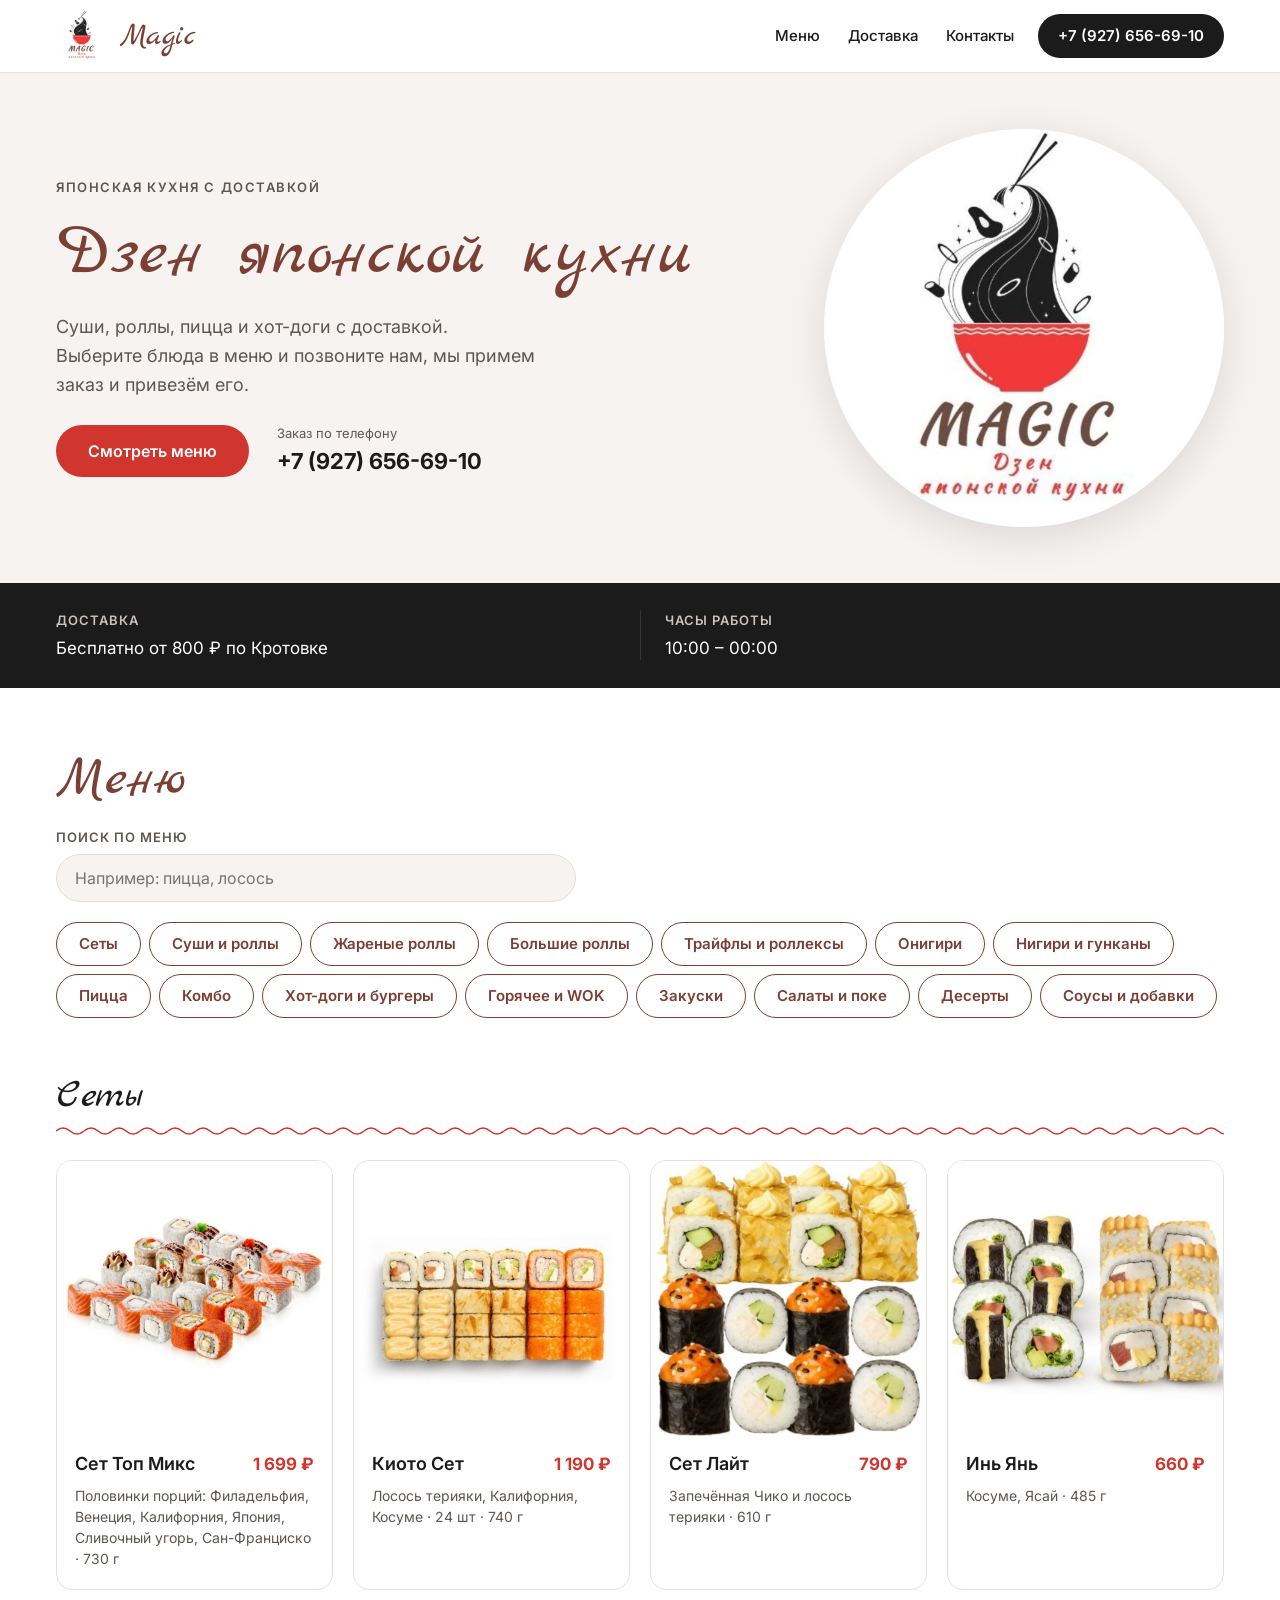
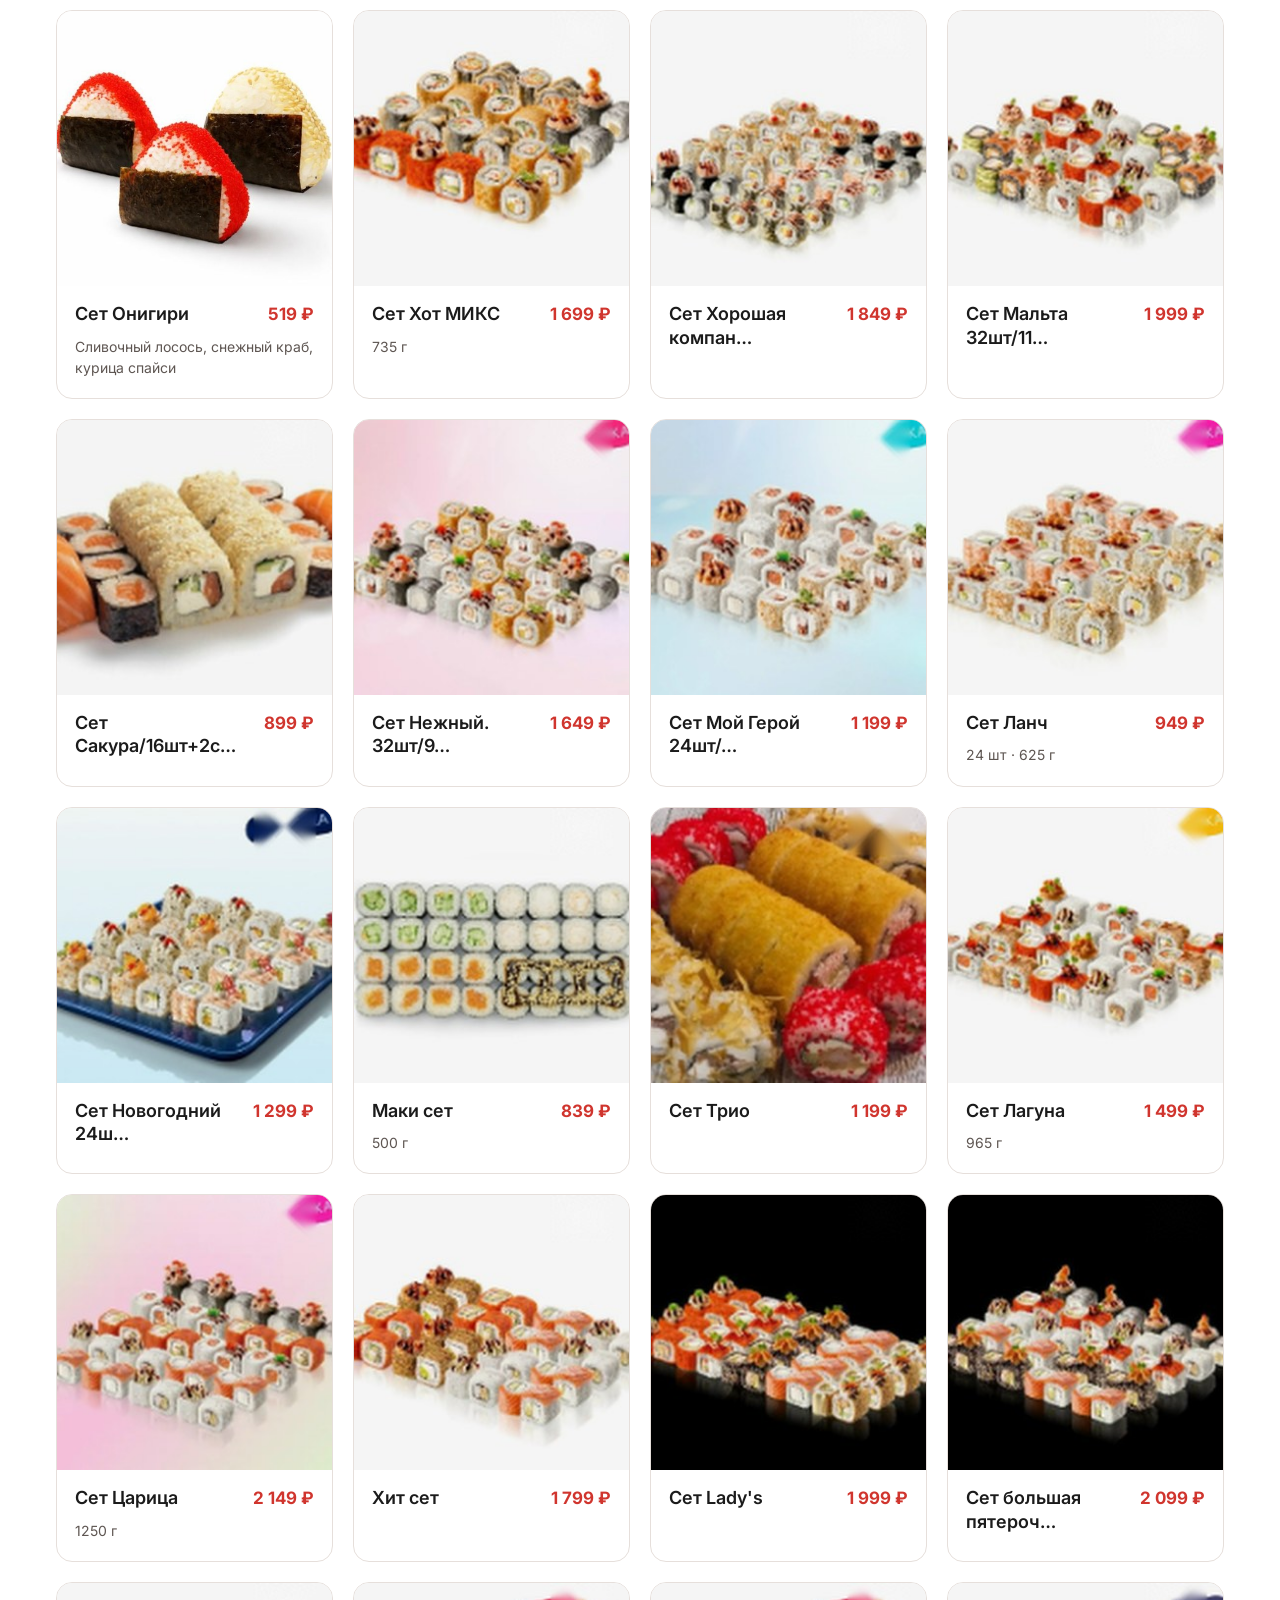
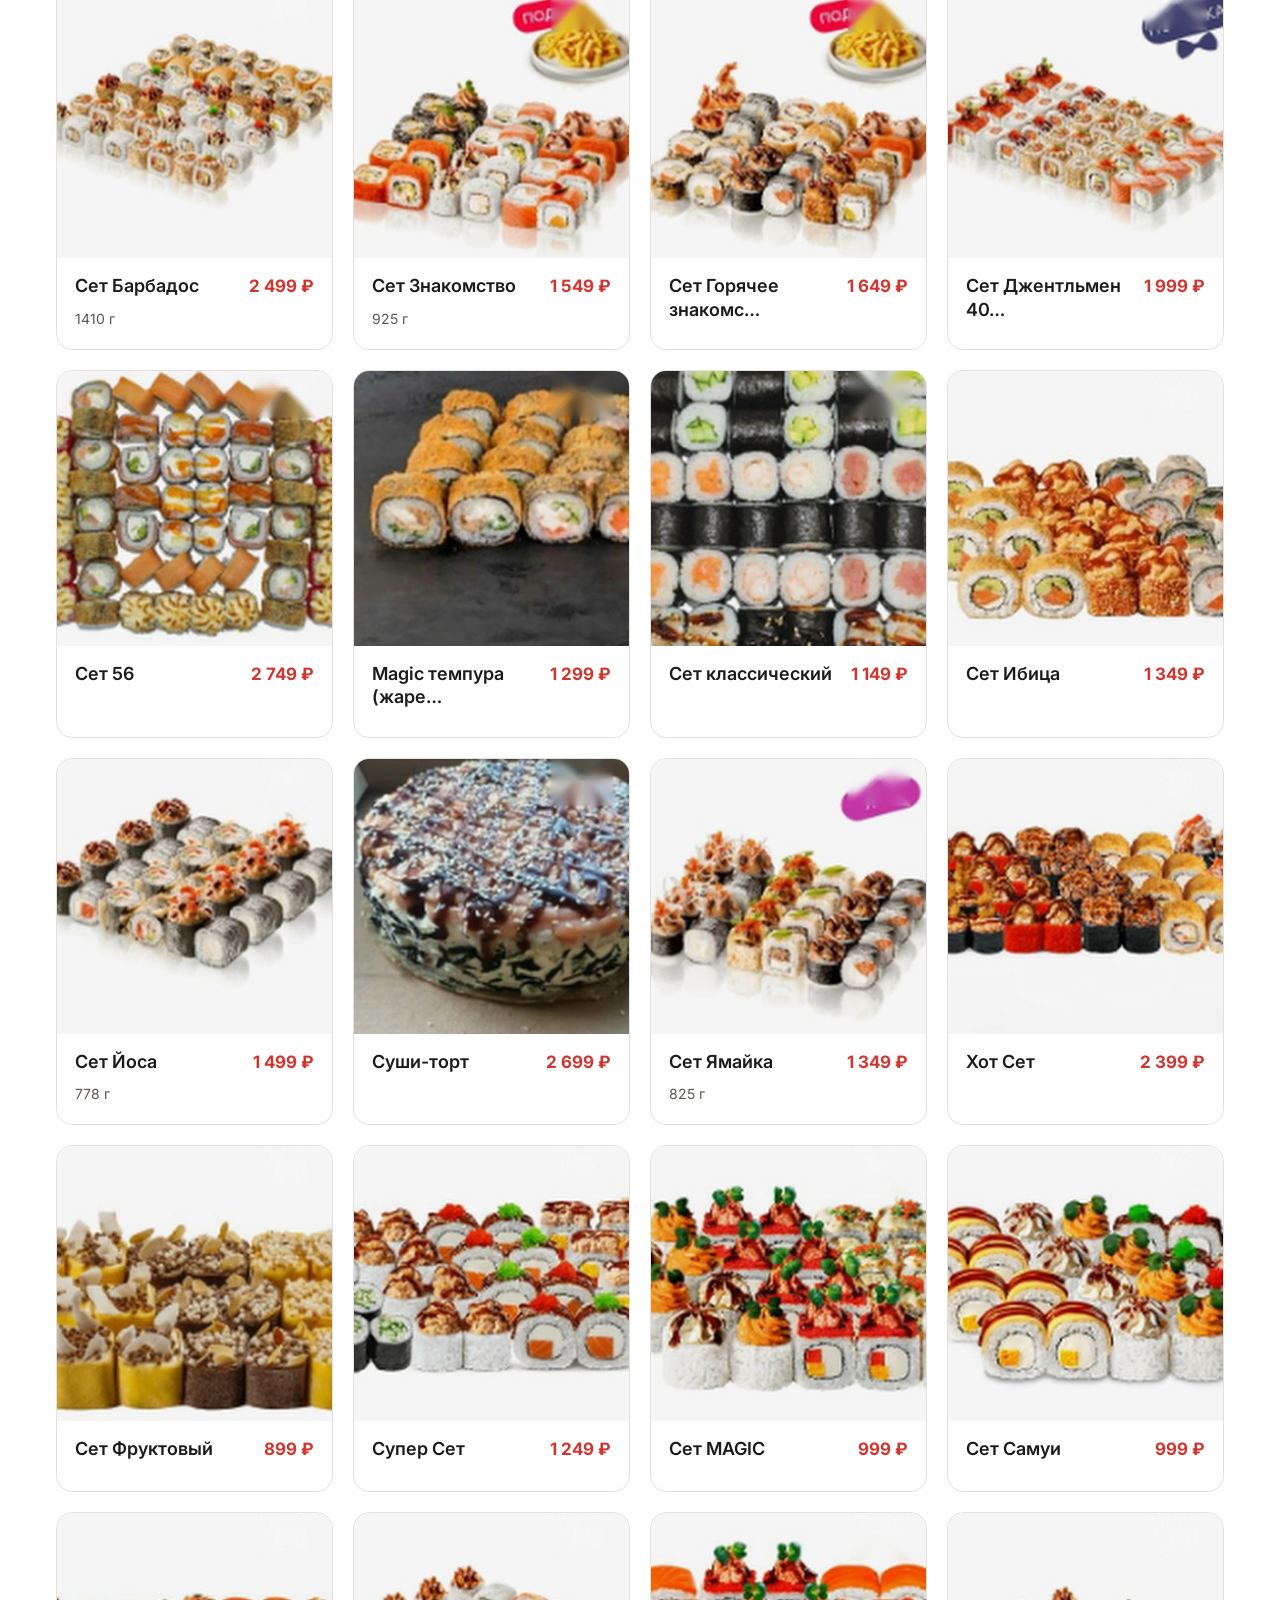
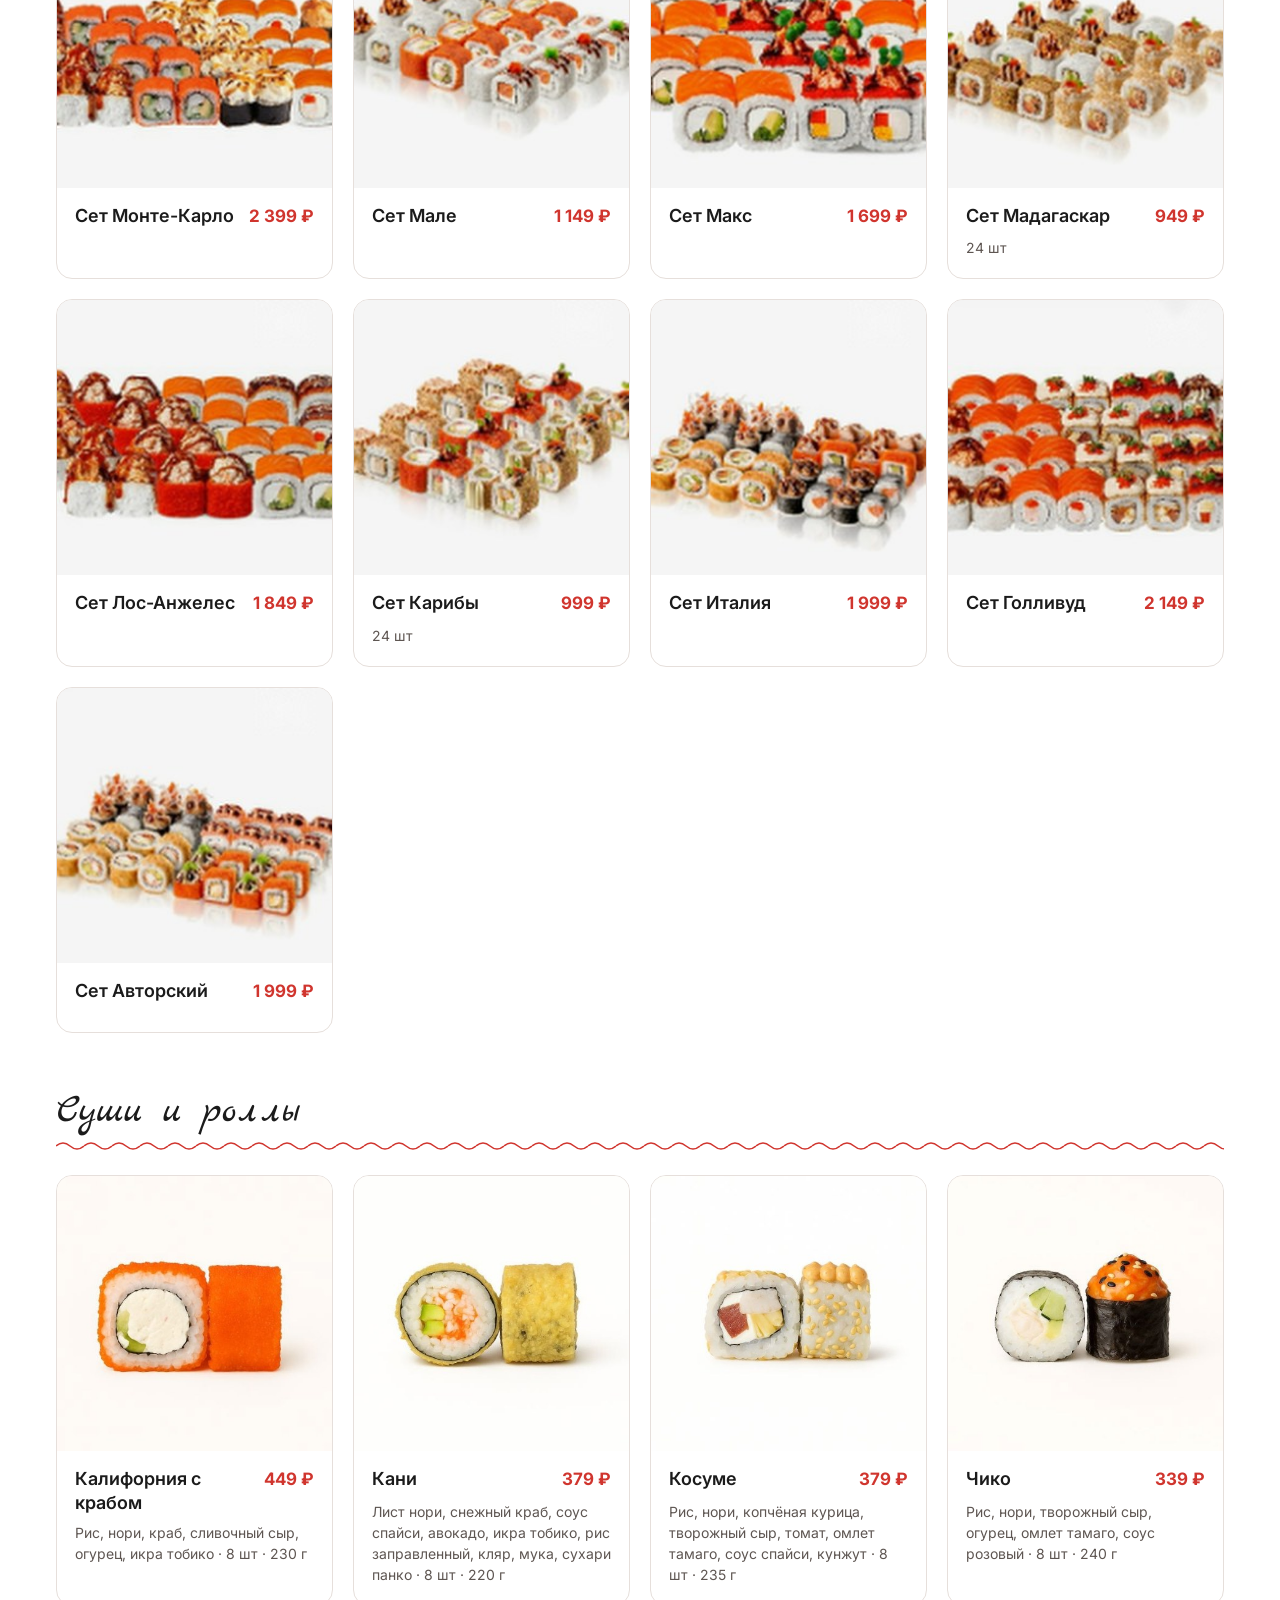
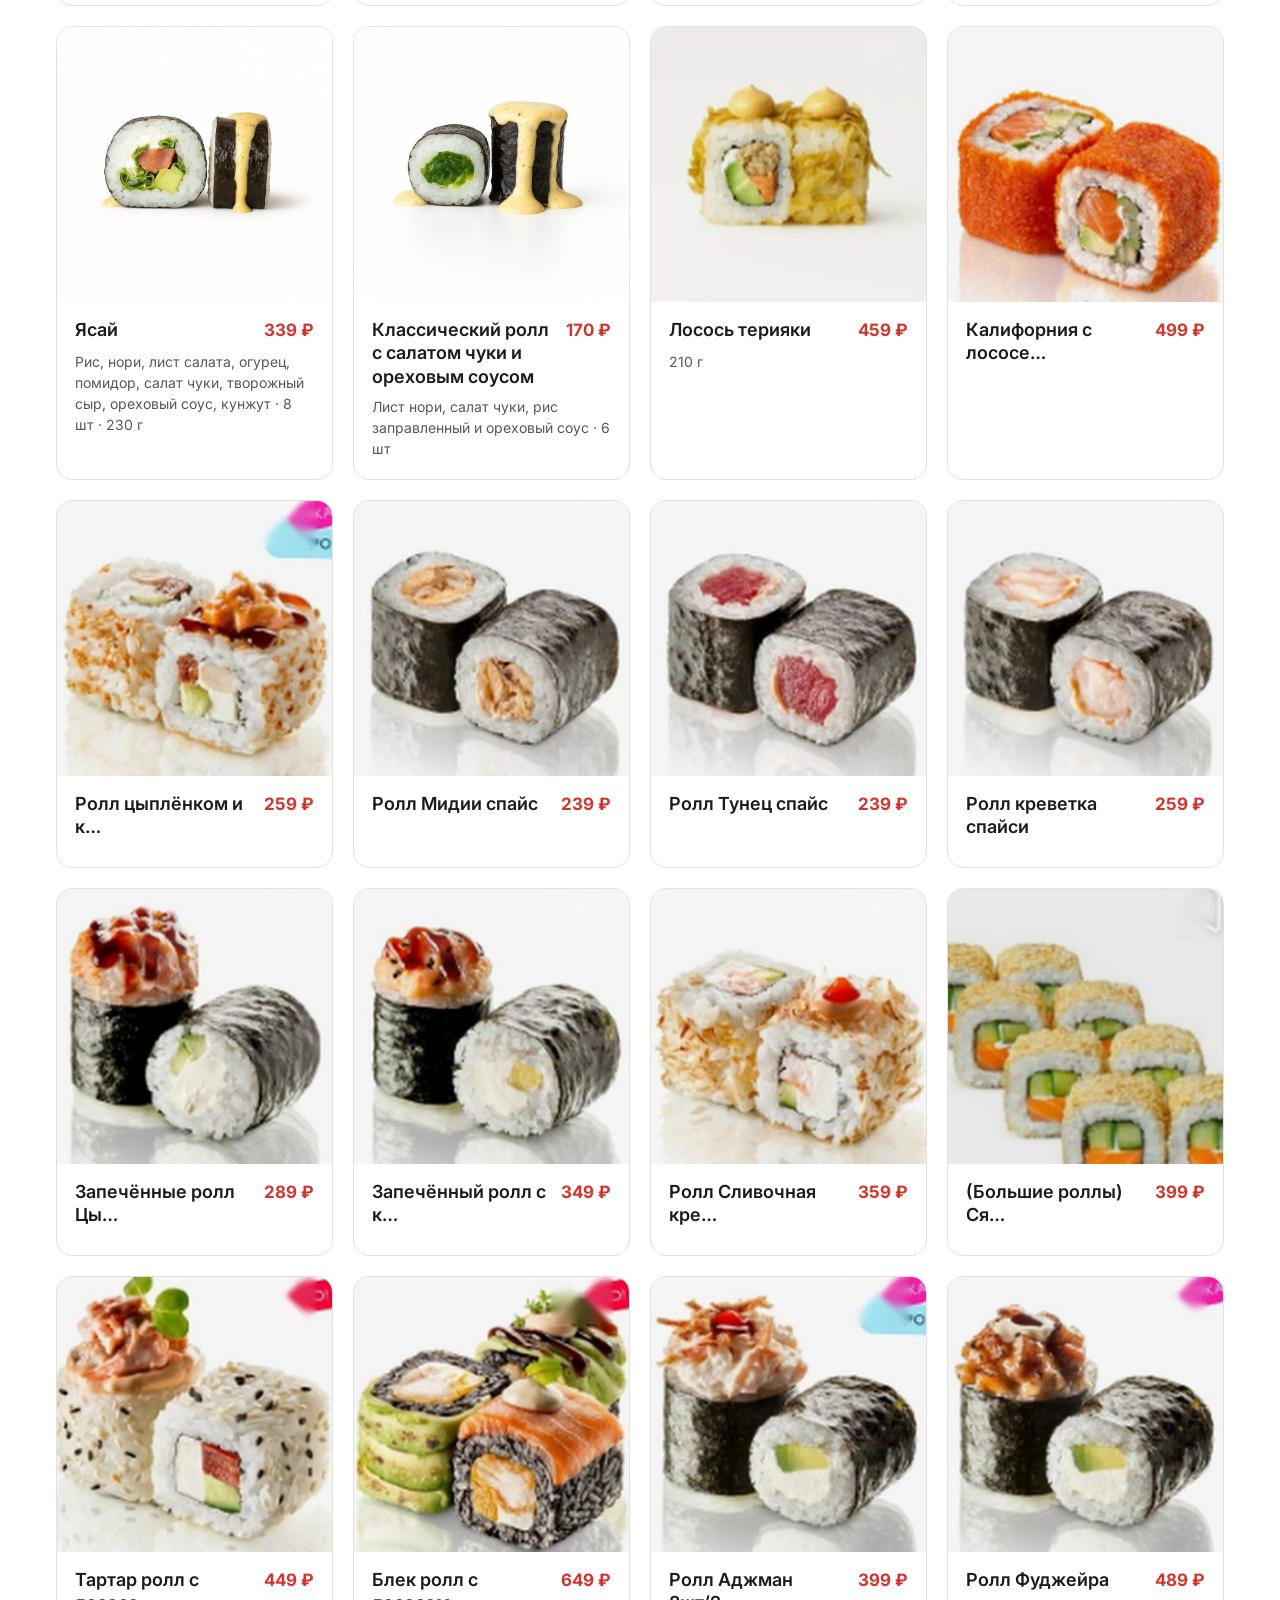
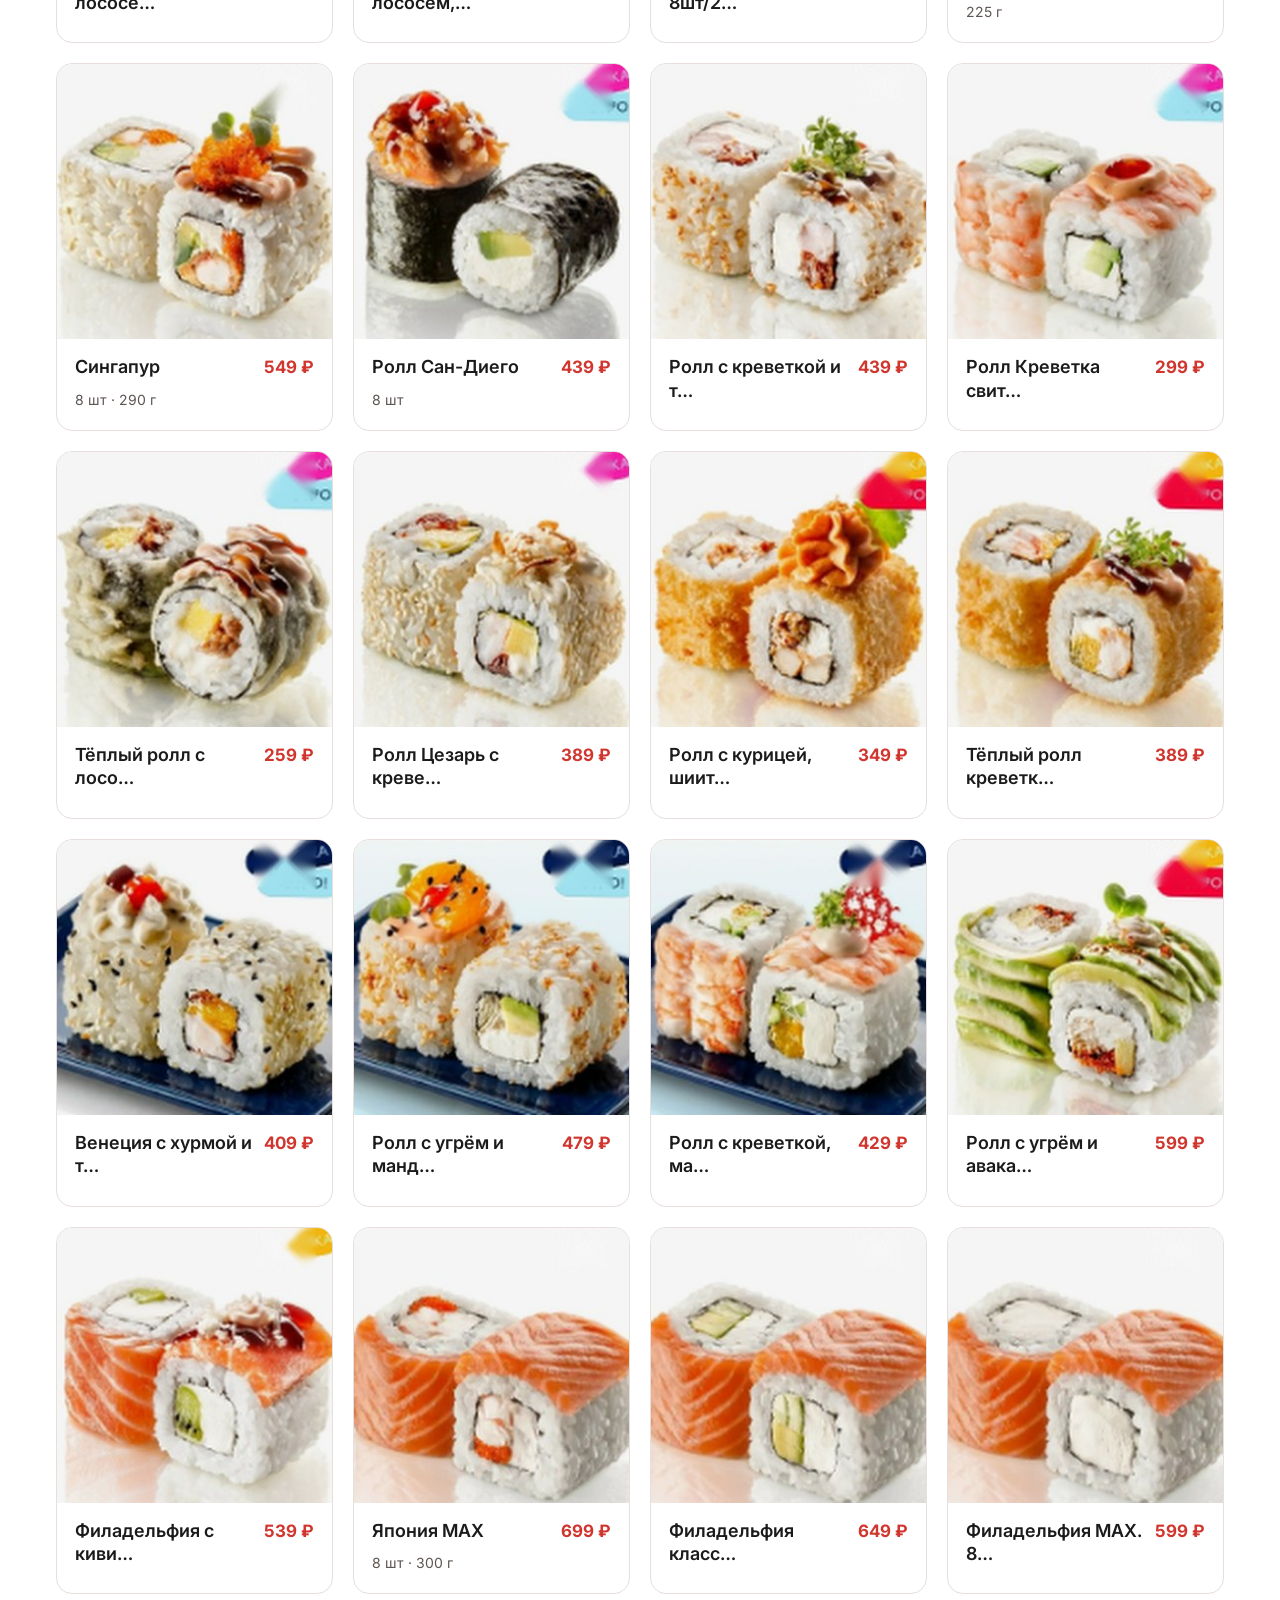
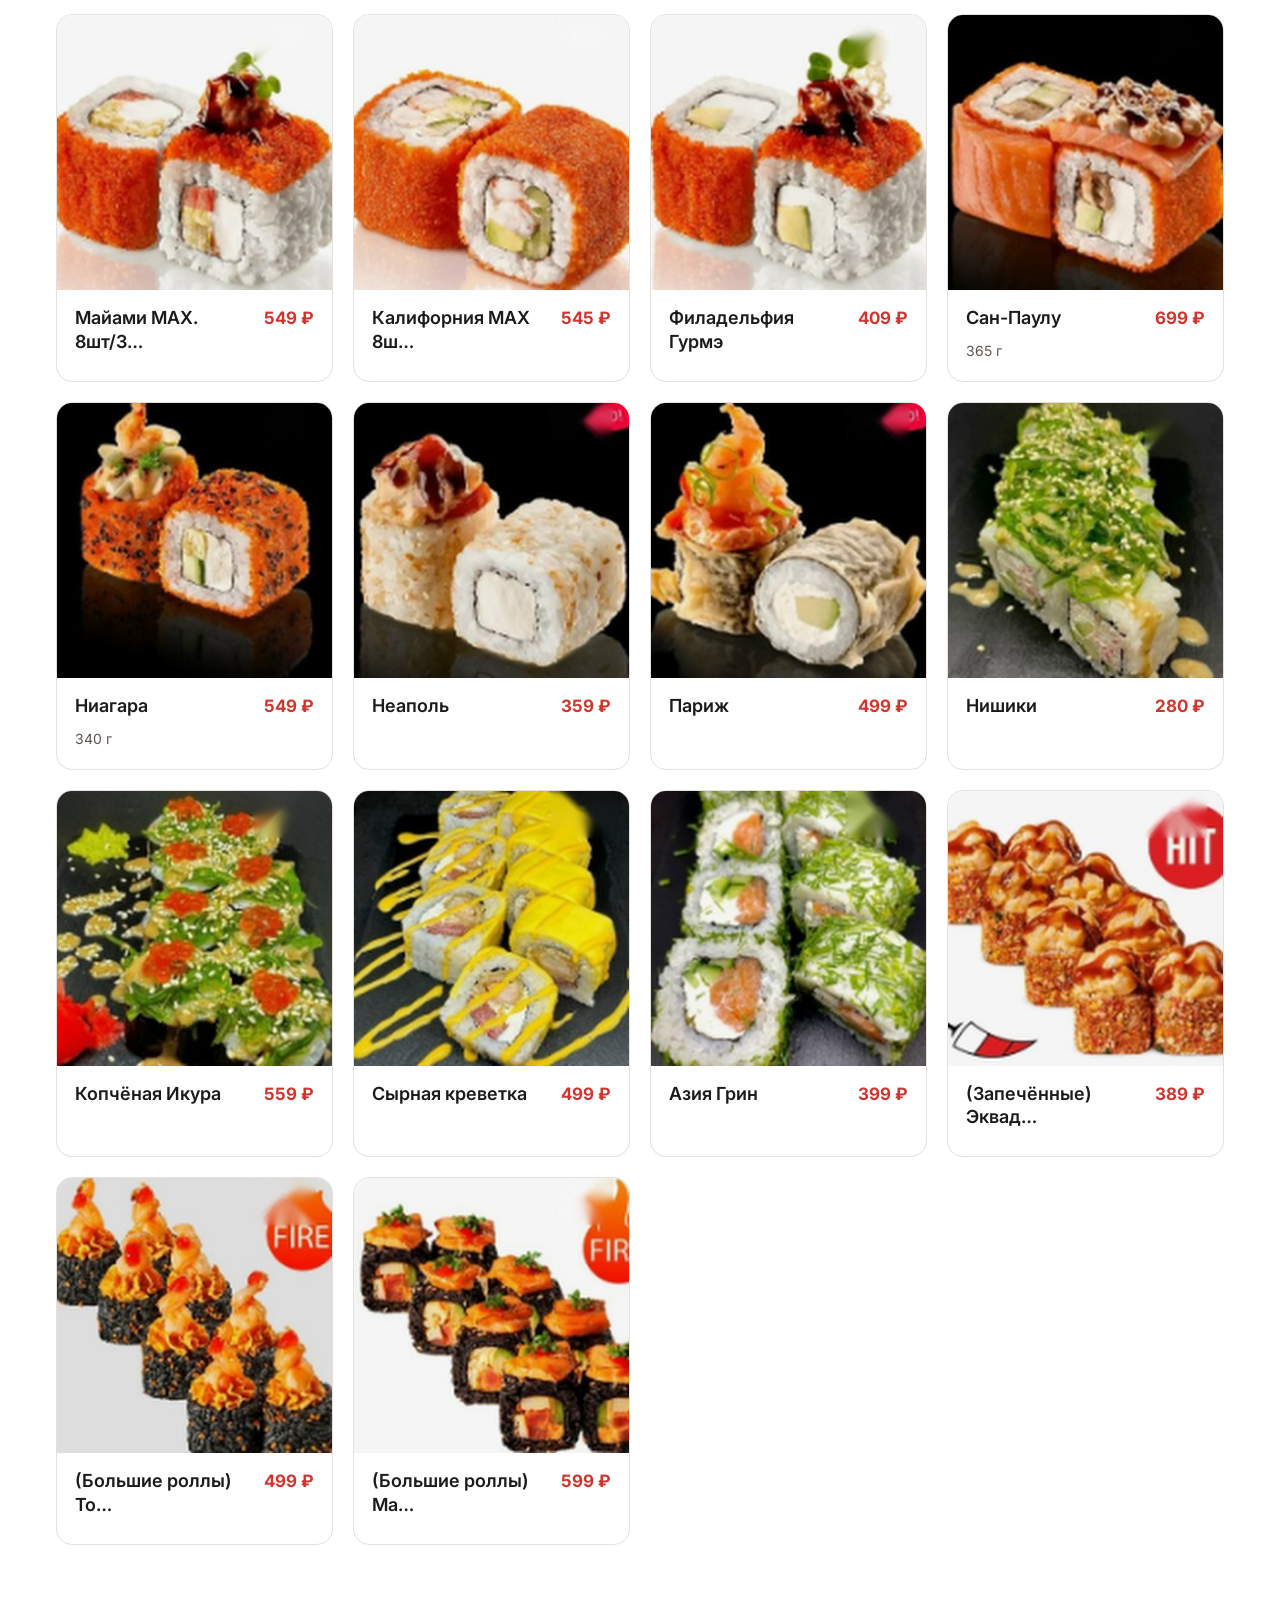
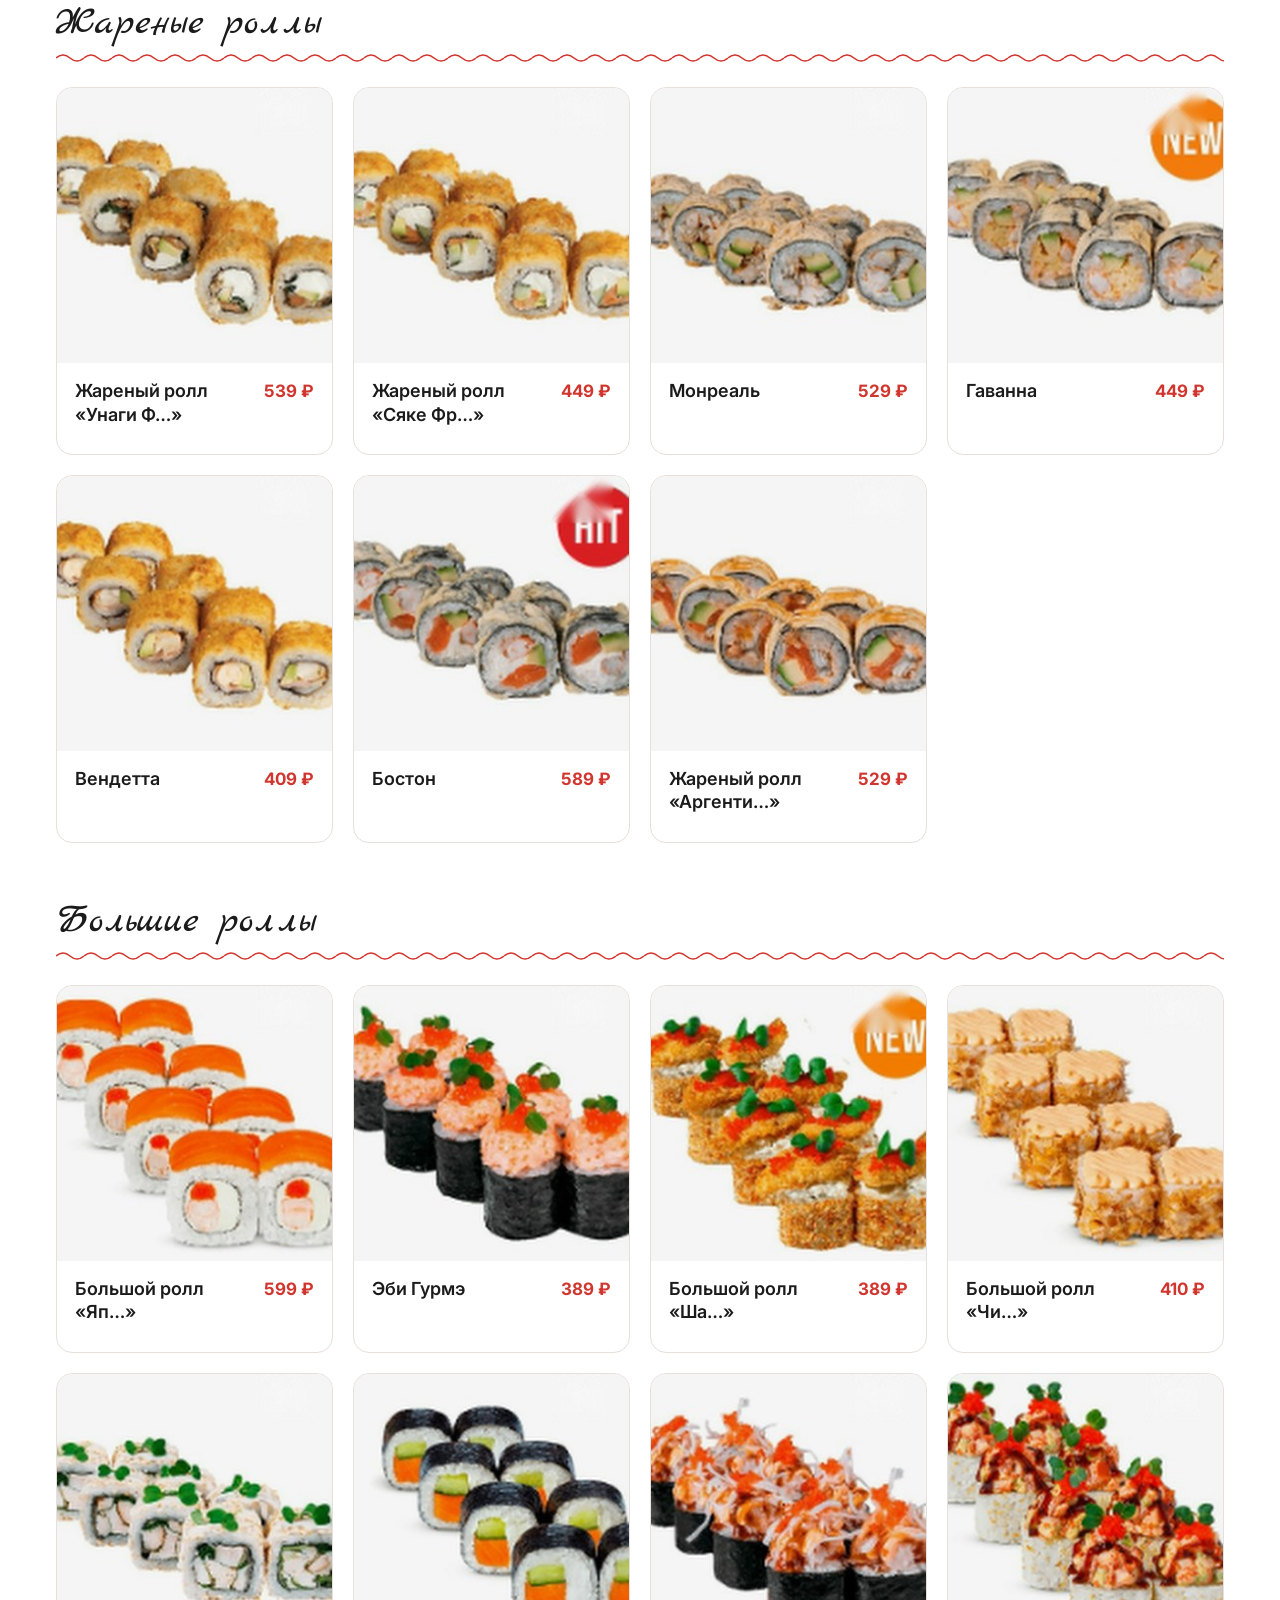
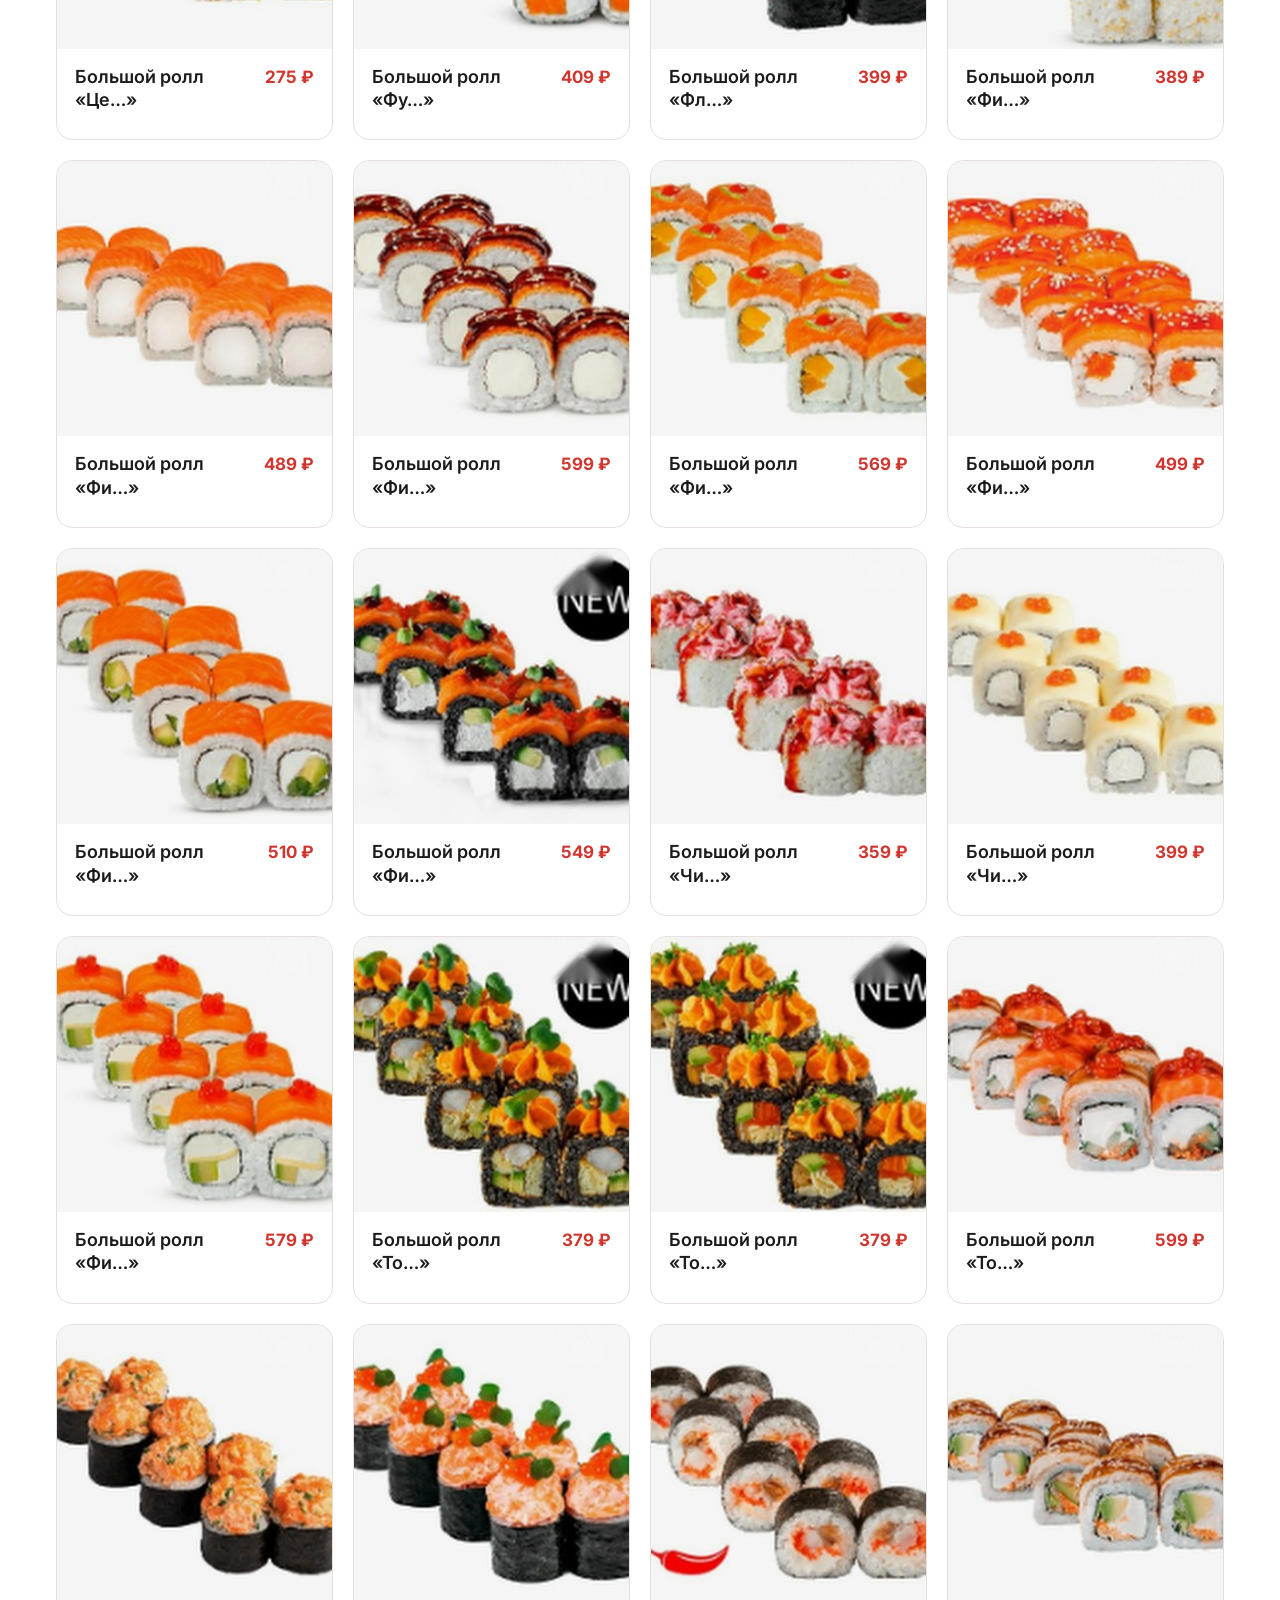
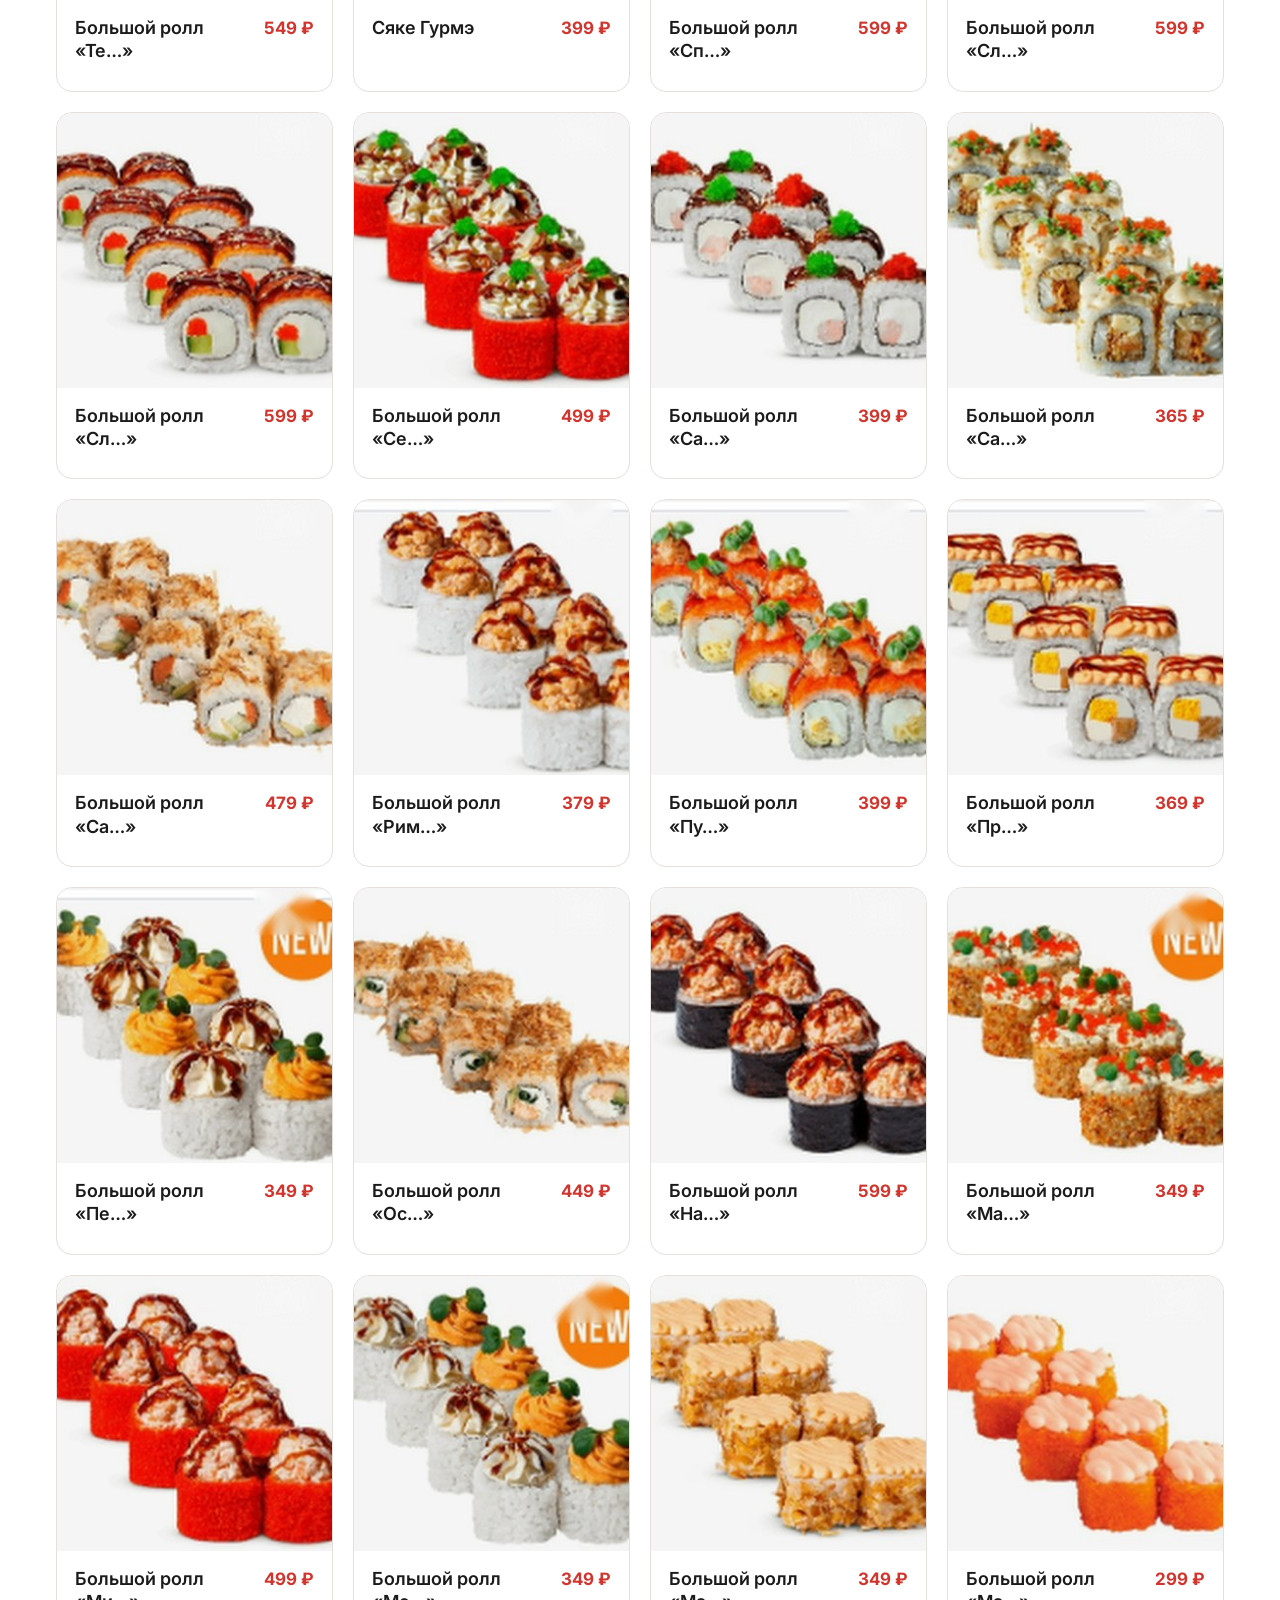
<file: index.html>
<!doctype html>
<html lang="ru">
<head>
<meta charset="utf-8">
<meta name="viewport" content="width=device-width, initial-scale=1">
<title>Magic — дзен японской кухни</title>
<meta name="description" content="Меню и доставка Magic Суши: суши, роллы, пицца, хот-доги и закуски. Кротовка, Отрадный.">
<link rel="icon" href="assets/logo.png">
<link rel="preconnect" href="https://fonts.googleapis.com">
<link rel="preconnect" href="https://fonts.gstatic.com" crossorigin>
<link rel="stylesheet" href="https://fonts.googleapis.com/css2?family=Inter:wght@400;500;600;700&family=Marck+Script&display=swap">
<link rel="stylesheet" href="styles.css">
</head>
<body>

<header class="header">
  <div class="header__inner">
    <a class="brand" href="#top" aria-label="Magic, на главную">
      <img class="brand__logo" src="assets/logo.png" alt="" width="52" height="52">
      <span class="brand__name">Magic</span>
    </a>
    <nav class="nav" aria-label="Разделы сайта">
      <a href="#menu">Меню</a>
      <a href="#info">Доставка</a>
      <a href="#contacts">Контакты</a>
    </nav>
    <a class="header__phone" data-phone-link href="#contacts"><span data-phone>[ТЕЛЕФОН]</span></a>
  </div>
</header>

<section class="hero" id="top">
  <div class="hero__inner">
    <div class="hero__text">
      <span class="eyebrow">Японская кухня с доставкой</span>
      <h1 class="hero__title">Дзен японской кухни</h1>
      <p class="hero__lead">Суши, роллы, пицца и хот-доги с доставкой. Выберите блюда в меню и позвоните нам, мы примем заказ и привезём его.</p>
      <div class="hero__actions">
        <a class="btn" href="#menu">Смотреть меню</a>
        <span class="hero__phone">
          <span class="hero__phone-label">Заказ по телефону</span>
          <a class="hero__phone-num" data-phone-link href="#contacts"><span data-phone>[ТЕЛЕФОН]</span></a>
        </span>
      </div>
    </div>
    <img class="hero__logo" src="assets/logo.png" alt="Логотип Magic: красная пиала с лапшой и надпись «Дзен японской кухни»" width="420" height="418">
  </div>
</section>

<section class="info" id="info" aria-label="Условия заказа">
  <div class="info__inner">
    <div class="info__item">
      <span class="info__label">Доставка</span>
      <span class="info__value" data-site="delivery">[ЗОНЫ И СТОИМОСТЬ]</span>
    </div>
    <div class="info__item" data-hide-empty>
      <span class="info__label">Минимальный заказ</span>
      <span class="info__value" data-site="minOrder">[СУММА]</span>
    </div>
    <div class="info__item">
      <span class="info__label">Часы работы</span>
      <span class="info__value" data-site="hours">[ЧАСЫ РАБОТЫ]</span>
    </div>
  </div>
</section>

<main class="menu" id="menu">
  <div class="menu__inner">
    <div class="menu__head">
      <h2 class="menu__title">Меню</h2>
      <label class="search"><span class="search__label">Поиск по меню</span><input id="search" class="search__input" type="search" placeholder="Например: пицца, лосось" autocomplete="off"></label>
      <nav class="pills" id="pills" aria-label="Категории меню"></nav>
    </div>
    <div id="menu-root"></div>
  </div>
</main>

<footer class="footer" id="contacts">
  <div class="footer__inner">
    <div class="footer__col footer__brand">
      <img class="footer__logo" src="assets/logo.png" alt="Magic" width="72" height="72">
      <span class="footer__name">Magic</span>
      <span class="footer__sub">Дзен японской кухни</span>
    </div>
    <div class="footer__col">
      <span class="footer__label">Телефон</span>
      <a class="footer__phone" data-phone-link href="#contacts"><span data-phone>[ТЕЛЕФОН]</span></a>
      <span class="footer__text" data-site="hours">[ЧАСЫ РАБОТЫ]</span>
    </div>
    <div class="footer__col" data-hide-empty>
      <span class="footer__label">Адрес</span>
      <span class="footer__text" data-site="address">[АДРЕС]</span>
    </div>
    <div class="footer__col" data-hide-empty>
      <span class="footer__label">Мы ВКонтакте</span>
      <span class="footer__text" data-site="social">[ССЫЛКИ НА СОЦСЕТИ]</span>
    </div>
  </div>
</footer>

<script src="app.js"></script>
</body>
</html>
</file>
<file: styles.css>
/* Magic: цвета и характер взяты из логотипа.
   Красная пиала, чёрные чернила, коричневые мазки букв, рукописный шрифт. */

:root {
  --ink: #1B1B1B;
  --red: #D0352E;
  --red-light: #E2433B;
  --brown: #7B3F34;
  --paper: #FFFFFF;
  --mist: #F6F3F1;
  --line: #E6DFDB;
  --muted: #5E5652;
  --on-ink-muted: #C9C2BE;
  --script: "Marck Script", "Segoe Script", "Comic Sans MS", cursive;
  --sans: "Inter", system-ui, -apple-system, "Segoe UI", Roboto, sans-serif;
  --wave: url("data:image/svg+xml;utf8,<svg xmlns='http://www.w3.org/2000/svg' width='28' height='10' viewBox='0 0 28 10'><path d='M0 5 Q7 -1 14 5 T28 5' fill='none' stroke='%23D0352E' stroke-width='1.6'/></svg>");
}

* { box-sizing: border-box; }
html { scroll-behavior: smooth; -webkit-text-size-adjust: 100%; }
body {
  margin: 0;
  font-family: var(--sans);
  font-size: 16px;
  line-height: 1.5;
  color: var(--ink);
  background: var(--paper);
}
img { max-width: 100%; display: block; }
[hidden] { display: none !important; }
a { color: inherit; }
a:focus-visible { outline: 3px solid #2B6CB0; outline-offset: 2px; }
h1, h2, h3, p { margin: 0; }

/* Шапка */
.header { background: var(--paper); border-bottom: 1px solid var(--line); }
.header__inner {
  max-width: 1200px; margin: 0 auto; padding: 10px 16px;
  display: flex; align-items: center; gap: 24px;
}
.brand { display: flex; align-items: center; gap: 12px; text-decoration: none; min-height: 52px; }
.brand__logo { width: 52px; height: 52px; border-radius: 50%; }
.brand__name { font-family: var(--script); font-size: 32px; color: var(--brown); line-height: 1; }
.nav { display: flex; gap: 8px 28px; margin-left: auto; }
.nav a { text-decoration: none; font-size: 15px; font-weight: 500; min-height: 44px; display: flex; align-items: center; }
.nav a:hover { color: var(--red); }
.header__phone {
  text-decoration: none; font-weight: 600; font-size: 15px;
  min-height: 44px; padding: 0 20px; border-radius: 999px;
  background: var(--ink); color: #fff; display: flex; align-items: center;
}

/* Первый экран */
.hero { background: var(--mist); }
.hero__inner {
  max-width: 1200px; margin: 0 auto; padding: 56px 16px;
  display: flex; flex-wrap: wrap; align-items: center; justify-content: space-between; gap: 40px;
}
.hero__text { flex: 1 1 380px; min-width: 0; display: flex; flex-direction: column; gap: 20px; }
.eyebrow { font-size: 13px; font-weight: 600; letter-spacing: 0.12em; text-transform: uppercase; color: var(--muted); }
.hero__title { font-family: var(--script); font-weight: 400; font-size: 72px; line-height: 1.05; color: var(--brown); text-wrap: balance; }
.hero__lead { font-size: 18px; line-height: 1.6; color: var(--muted); max-width: 480px; }
.hero__actions { display: flex; flex-wrap: wrap; align-items: center; gap: 16px 28px; margin-top: 4px; }
.btn {
  background: var(--red); color: #fff; text-decoration: none; font-weight: 600; font-size: 16px;
  min-height: 52px; padding: 0 32px; border-radius: 999px; display: flex; align-items: center; justify-content: center;
}
.btn:hover { background: #B92B25; }
.hero__phone { display: flex; flex-direction: column; gap: 2px; }
.hero__phone-label { font-size: 13px; color: var(--muted); }
.hero__phone-num { font-size: 22px; font-weight: 700; text-decoration: none; }
.hero__logo { flex: 0 0 auto; width: 400px; max-width: 100%; height: auto; border-radius: 50%; box-shadow: 0 10px 40px rgba(27, 27, 27, 0.12); }

/* Условия */
.info { background: var(--ink); color: #fff; }
.info__inner {
  max-width: 1200px; margin: 0 auto; padding: 28px 16px;
  display: flex; flex-wrap: wrap; gap: 20px 0;
}
.info__item { flex: 1 1 240px; min-width: 0; display: flex; flex-direction: column; gap: 6px; padding: 0 24px; border-left: 1px solid #3A3532; }
.info__item:first-child { padding-left: 0; border-left: 0; }
.info__label { font-size: 13px; font-weight: 600; letter-spacing: 0.08em; text-transform: uppercase; color: var(--on-ink-muted); }
.info__value { font-size: 17px; line-height: 1.4; }

/* Меню */
.menu__inner { max-width: 1200px; margin: 0 auto; padding: 64px 16px 80px; display: flex; flex-direction: column; gap: 56px; }
.menu__head { display: flex; flex-direction: column; gap: 20px; }
.menu__title { font-family: var(--script); font-weight: 400; font-size: 56px; line-height: 1; color: var(--brown); }
.search { display: flex; flex-direction: column; gap: 6px; max-width: 520px; }
.search__label { font-size: 13px; font-weight: 600; letter-spacing: 0.08em; text-transform: uppercase; color: var(--muted); }
.search__input {
  min-height: 48px; padding: 0 18px; border-radius: 999px; border: 1px solid var(--line);
  background: var(--mist); font: inherit; font-size: 16px; color: var(--ink); width: 100%;
}
.search__input:focus-visible { outline: 3px solid #2B6CB0; outline-offset: 2px; }

.pills { display: flex; flex-wrap: wrap; gap: 8px; }
.pills a {
  min-height: 44px; padding: 0 22px; border-radius: 999px; border: 1px solid var(--brown);
  color: var(--brown); text-decoration: none; font-size: 15px; font-weight: 600;
  display: flex; align-items: center; justify-content: center; background: var(--paper);
}
.pills a:hover { background: var(--brown); color: #fff; }

#menu-root { display: flex; flex-direction: column; gap: 56px; }
.cat { scroll-margin-top: 16px; }
.cat__head { display: flex; flex-wrap: wrap; align-items: baseline; gap: 4px 16px; padding-bottom: 8px; }
.cat__title { font-family: var(--script); font-weight: 400; font-size: 40px; line-height: 1.1; color: var(--ink); }
.cat__note { font-size: 15px; color: var(--muted); }
.wave { height: 10px; background: var(--wave) repeat-x left center; margin-bottom: 24px; }

.grid { display: grid; grid-template-columns: repeat(auto-fill, minmax(min(100%, 260px), 1fr)); gap: 20px; }
.card { display: flex; flex-direction: column; background: var(--paper); border: 1px solid var(--line); border-radius: 16px; overflow: hidden; min-width: 0; }
.card__photo { aspect-ratio: 1 / 1; background: #EFEAE7; }
.card__photo img { width: 100%; height: 100%; object-fit: cover; }
.card__body { padding: 16px 18px 20px; display: flex; flex-direction: column; gap: 8px; }
.card__row { display: flex; align-items: baseline; justify-content: space-between; gap: 12px; }
.card__name { font-size: 18px; font-weight: 600; line-height: 1.3; }
.card__price { font-size: 17px; font-weight: 700; color: var(--red); white-space: nowrap; }
.card__desc { font-size: 14px; line-height: 1.5; color: var(--muted); }

.notice { font-size: 16px; line-height: 1.6; color: var(--muted); padding: 24px; background: var(--mist); border-radius: 16px; }

/* Заглушка вместо фото */
.ph { position: relative; width: 100%; height: 100%; display: flex; align-items: center; justify-content: center; }
.ph__disc {
  height: 78%; aspect-ratio: 1; border-radius: 50%;
  background: radial-gradient(circle closest-side, var(--c3) 0 18%, var(--c2) 18% 48%, #F3F1EA 48% 78%, var(--c1) 78% 100%);
}
.ph__label { position: absolute; left: 12px; bottom: 10px; font-size: 12px; color: var(--muted); }

/* Подвал */
.footer { background: var(--ink); color: #fff; }
.footer__inner { max-width: 1200px; margin: 0 auto; padding: 48px 16px; display: flex; flex-wrap: wrap; gap: 32px 56px; }
.footer__col { flex: 1 1 200px; min-width: 0; display: flex; flex-direction: column; gap: 8px; }
.footer__logo { width: 72px; height: 72px; border-radius: 50%; }
.footer__name { font-family: var(--script); font-size: 34px; line-height: 1; color: #fff; margin-top: 4px; }
.footer__sub { color: var(--on-ink-muted); font-size: 15px; }
.footer__label { font-size: 13px; font-weight: 600; letter-spacing: 0.08em; text-transform: uppercase; color: var(--on-ink-muted); }
.footer__phone { font-size: 20px; font-weight: 600; text-decoration: none; }
.footer__text { font-size: 15px; line-height: 1.5; color: var(--on-ink-muted); }
.footer__text a, .info__value a { color: #fff; text-underline-offset: 3px; }

/* Планшет */
@media (max-width: 960px) {
  .hero__title { font-size: 60px; }
  .hero__logo { width: 320px; }
}

/* Телефон */
@media (max-width: 720px) {
  .header__inner { flex-wrap: wrap; padding: 6px 16px 0; gap: 0; }
  .brand { min-height: 56px; }
  .brand__logo { width: 44px; height: 44px; }
  .brand__name { font-size: 30px; }
  .header__phone { display: none; }
  .nav { width: 100%; margin: 0; justify-content: space-between; border-top: 1px solid var(--line); gap: 0; }
  .nav a { font-size: 14px; min-height: 46px; }

  .hero__inner { padding: 28px 16px 36px; gap: 28px; }
  .hero__text { flex-basis: 100%; gap: 14px; }
  .eyebrow { font-size: 12px; }
  .hero__title { font-size: 46px; }
  .hero__lead { font-size: 16px; }
  .hero__actions { flex-direction: column; align-items: stretch; gap: 14px; }
  .hero__phone { flex-direction: row; align-items: baseline; justify-content: center; gap: 10px; }
  .hero__phone-num { font-size: 19px; }
  .hero__logo { width: 220px; margin: 0 auto; }

  .info__inner { flex-wrap: nowrap; padding: 18px 16px; gap: 0; }
  .info__item { flex: 1 1 0; padding: 0 12px; gap: 6px; }
  .info__label { font-size: 10.5px; letter-spacing: 0.06em; line-height: 1.3; }
  .info__value { font-size: 14px; overflow-wrap: anywhere; }

  .menu__inner { padding: 36px 16px 48px; gap: 32px; }
  .menu__head { gap: 16px; }
  .menu__title { font-size: 46px; }
  .pills a { flex: 1 1 auto; padding: 0 14px; }
  #menu-root { gap: 36px; }
  .cat__title { font-size: 34px; }
  .cat__note { font-size: 14px; }
  .wave { margin-bottom: 16px; }

  .grid { grid-template-columns: 1fr; gap: 12px; }
  .card { flex-direction: row; align-items: stretch; }
  .card__photo { flex: 0 0 128px; width: 128px; aspect-ratio: 1 / 1; }
  .card__body { flex: 1 1 auto; min-width: 0; padding: 12px 14px; justify-content: center; gap: 6px; }
  .card__name { font-size: 16px; }
  .card__price { font-size: 16px; }
  .card__desc { font-size: 13.5px; }
  .ph__label { display: none; }

  .footer__inner { padding: 32px 16px 40px; gap: 24px; }
}

@media (max-width: 360px) {
  .hero__title { font-size: 40px; }
  .card__photo { flex-basis: 112px; width: 112px; }
}

@media (prefers-reduced-motion: reduce) {
  html { scroll-behavior: auto; }
}
</file>
